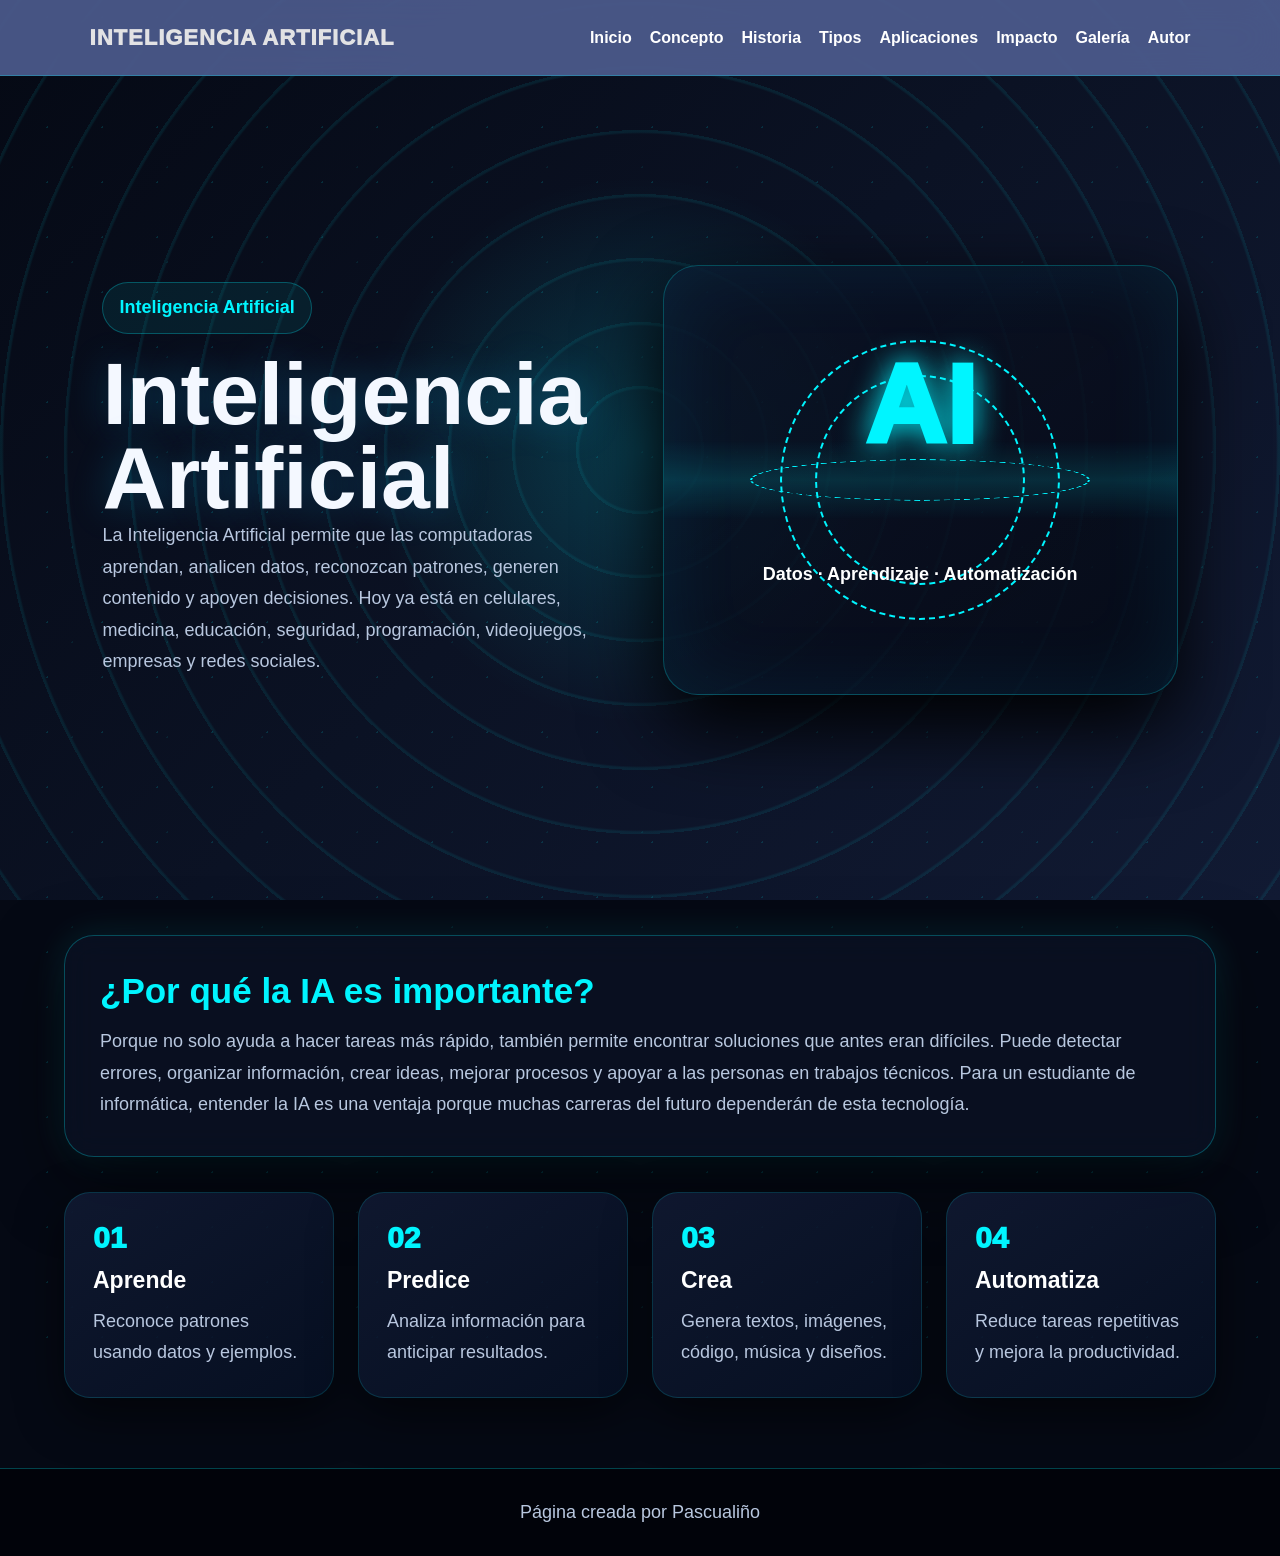
<file: index.html>
<!DOCTYPE html>
<html lang="es">
<head>
  <meta charset="UTF-8">
  <meta name="viewport" content="width=device-width, initial-scale=1.0">
  <title>Inicio | Erick</title>
  <link rel="stylesheet" href="estilos.css">
<link rel="shortcut icon" href="agua.jpeg" type="image/jpeg" />

</head>
<body>
<div class="stars"></div>

<nav class="nav">
  <a class="brand" href="index.html">INTELIGENCIA ARTIFICIAL</a>
  <input type="checkbox" id="menu">
  <label for="menu" class="hamb">☰</label>
  <div class="links">
    <a href="index.html">Inicio</a>
    <a href="concepto.html">Concepto</a>
    <a href="historia.html">Historia</a>
    <a href="tipos.html">Tipos</a>
    <a href="aplicaciones.html">Aplicaciones</a>
    <a href="impacto.html">Impacto</a>
    <a href="galeria.html">Galería</a>
    <a href="autor.html">Autor</a>
  </div>
</nav>

<header class="hero">
  <section class="hero-text reveal">
    <p class="tag">Inteligencia Artificial</p>

    
    <h1> Inteligencia Artificial</h1>

    <p class="lead">
      La Inteligencia Artificial permite que las computadoras aprendan, analicen datos,
      reconozcan patrones, generen contenido y apoyen decisiones. Hoy ya está en celulares,
      medicina, educación, seguridad, programación, videojuegos, empresas y redes sociales.
    </p>
  </section>

  <section class="holo reveal">
    <div class="orbit orbit1"></div>
    <div class="orbit orbit2"></div>
    <div class="orbit orbit3"></div>
    <div class="core">AI</div>
    <div class="scan"></div>
    <p>Datos · Aprendizaje · Automatización</p>
  </section>
</header>

<main class="wrap">
  <section class="glass reveal">
    <h2>¿Por qué la IA es importante?</h2>
    <p>
      Porque no solo ayuda a hacer tareas más rápido, también permite encontrar soluciones
      que antes eran difíciles. Puede detectar errores, organizar información, crear ideas,
      mejorar procesos y apoyar a las personas en trabajos técnicos. Para un estudiante de
      informática, entender la IA es una ventaja porque muchas carreras del futuro dependerán
      de esta tecnología.
    </p>
  </section>

  <section class="stats reveal">
    <article><b>01</b><h3>Aprende</h3><p>Reconoce patrones usando datos y ejemplos.</p></article>
    <article><b>02</b><h3>Predice</h3><p>Analiza información para anticipar resultados.</p></article>
    <article><b>03</b><h3>Crea</h3><p>Genera textos, imágenes, código, música y diseños.</p></article>
    <article><b>04</b><h3>Automatiza</h3><p>Reduce tareas repetitivas y mejora la productividad.</p></article>
  </section>
</main>

<footer><p>Página creada por Pascualiño</p></footer>
</body>
</html>
</file>
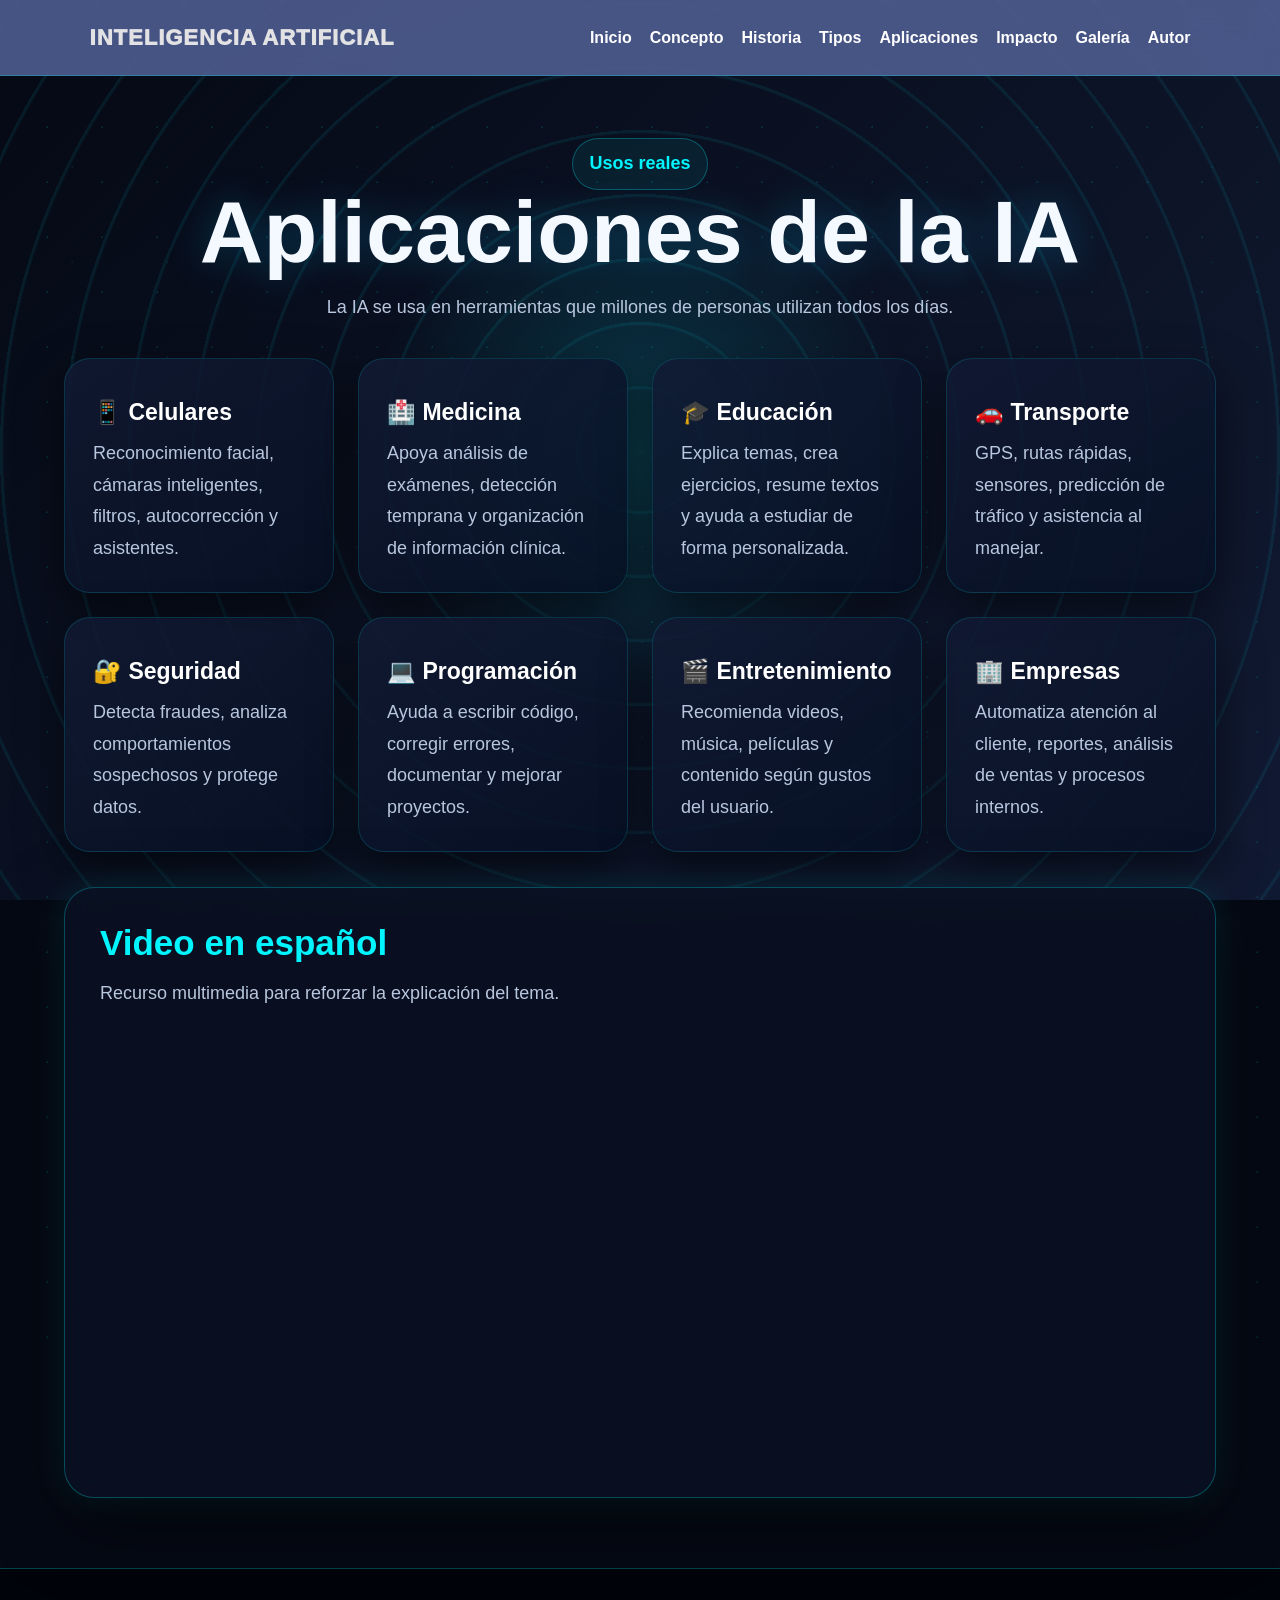
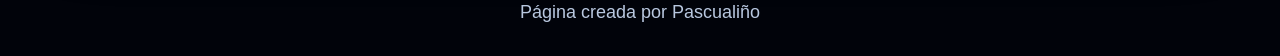
<file: aplicaciones.html>
<!DOCTYPE html>
<html lang="es">
<head>
  <meta charset="UTF-8">
  <meta name="viewport" content="width=device-width, initial-scale=1.0">
  <title>Aplicaciones | Erick</title>
  <link rel="stylesheet" href="estilos.css">
  <link rel="shortcut icon" href="agua.jpeg" type="image/jpeg" />
</head>
<body>
<div class="stars"></div>

<nav class="nav">
  <a class="brand" href="index.html">INTELIGENCIA ARTIFICIAL</a>
  <input type="checkbox" id="menu">
  <label for="menu" class="hamb">☰</label>
  <div class="links">
    <a href="index.html">Inicio</a>
    <a href="concepto.html">Concepto</a>
    <a href="historia.html">Historia</a>
    <a href="tipos.html">Tipos</a>
    <a href="aplicaciones.html">Aplicaciones</a>
    <a href="impacto.html">Impacto</a>
    <a href="galeria.html">Galería</a>
    <a href="autor.html">Autor</a>
  </div>
</nav>

<main class="page wrap">
  <section class="page-title reveal">
    <p class="tag">Usos reales</p>
    <h1>Aplicaciones de la IA</h1>
    <p>La IA se usa en herramientas que millones de personas utilizan todos los días.</p>
  </section>

  <section class="app-grid reveal">
    <article><h3>📱 Celulares</h3><p>Reconocimiento facial, cámaras inteligentes, filtros, autocorrección y asistentes.</p></article>
    <article><h3>🏥 Medicina</h3><p>Apoya análisis de exámenes, detección temprana y organización de información clínica.</p></article>
    <article><h3>🎓 Educación</h3><p>Explica temas, crea ejercicios, resume textos y ayuda a estudiar de forma personalizada.</p></article>
    <article><h3>🚗 Transporte</h3><p>GPS, rutas rápidas, sensores, predicción de tráfico y asistencia al manejar.</p></article>
    <article><h3>🔐 Seguridad</h3><p>Detecta fraudes, analiza comportamientos sospechosos y protege datos.</p></article>
    <article><h3>💻 Programación</h3><p>Ayuda a escribir código, corregir errores, documentar y mejorar proyectos.</p></article>
    <article><h3>🎬 Entretenimiento</h3><p>Recomienda videos, música, películas y contenido según gustos del usuario.</p></article>
    <article><h3>🏢 Empresas</h3><p>Automatiza atención al cliente, reportes, análisis de ventas y procesos internos.</p></article>
  </section>

  <section class="glass reveal">
    <h2>Video en español</h2>
    <p>Recurso multimedia para reforzar la explicación del tema.</p>
    <iframe src="https://www.youtube.com/embed/_tA5cinv0U8" allowfullscreen></iframe>
  </section>
</main>

<footer><p>Página creada por Pascualiño</p></footer>
</body>
</html>
</file>
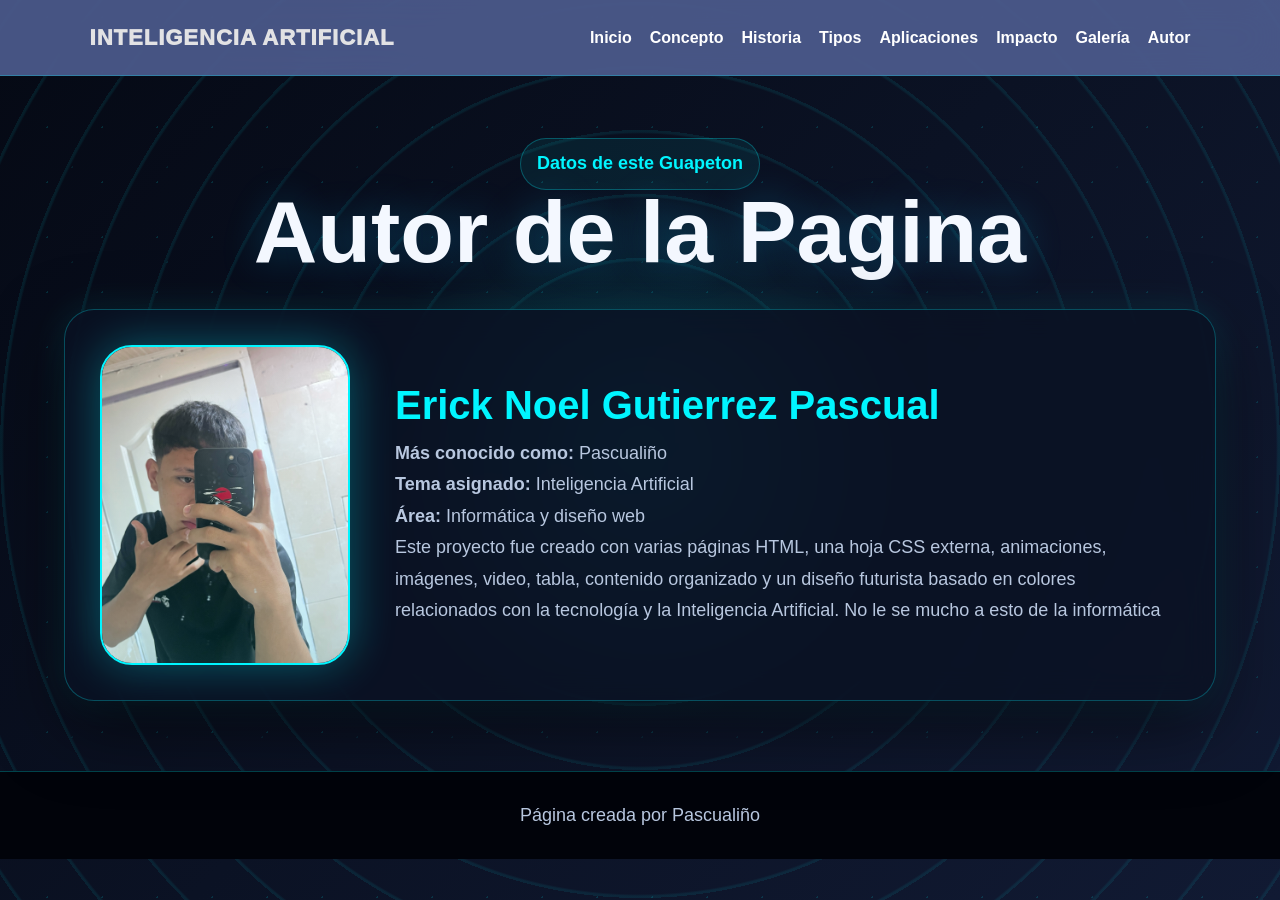
<file: autor.html>
<!DOCTYPE html>
<html lang="es">
<head>
  <meta charset="UTF-8">
  <meta name="viewport" content="width=device-width, initial-scale=1.0">
  <title>Autor | Erick</title>
  <link rel="stylesheet" href="estilos.css">
  <link rel="shortcut icon" href="agua.jpeg" type="image/jpeg" />
</head>
<body>
<div class="stars"></div>

<nav class="nav">
  <a class="brand" href="index.html">INTELIGENCIA ARTIFICIAL</a>
  <input type="checkbox" id="menu">
  <label for="menu" class="hamb">☰</label>
  <div class="links">
    <a href="index.html">Inicio</a>
    <a href="concepto.html">Concepto</a>
    <a href="historia.html">Historia</a>
    <a href="tipos.html">Tipos</a>
    <a href="aplicaciones.html">Aplicaciones</a>
    <a href="impacto.html">Impacto</a>
    <a href="galeria.html">Galería</a>
    <a href="autor.html">Autor</a>
  </div>
</nav>

<main class="page wrap">
  <section class="page-title reveal">
    <p class="tag">Datos de este Guapeton</p>
    <h1>Autor de la Pagina </h1>
  </section>

  <section class="profile glass reveal">
    <div class="photo-card">
      <img src="foto-erick.jpg" alt="Foto de Erick Noel Pascual">
    </div>
    <div>
      <h2>Erick Noel Gutierrez  Pascual</h2>
      <p><b>Más conocido como:</b> Pascualiño</p>
      <p><b>Tema asignado:</b> Inteligencia Artificial</p>
      <p><b>Área:</b> Informática y diseño web</p>
      <p>
        Este proyecto fue creado con varias páginas HTML, una hoja CSS externa,
        animaciones, imágenes, video, tabla, contenido organizado y un diseño futurista
        basado en colores relacionados con la tecnología y la Inteligencia Artificial. No le se mucho a esto de la informática
      </p>
    </div>
  </section>
</main>

<footer><p>Página creada por Pascualiño</p></footer>
</body>
</html>
</file>
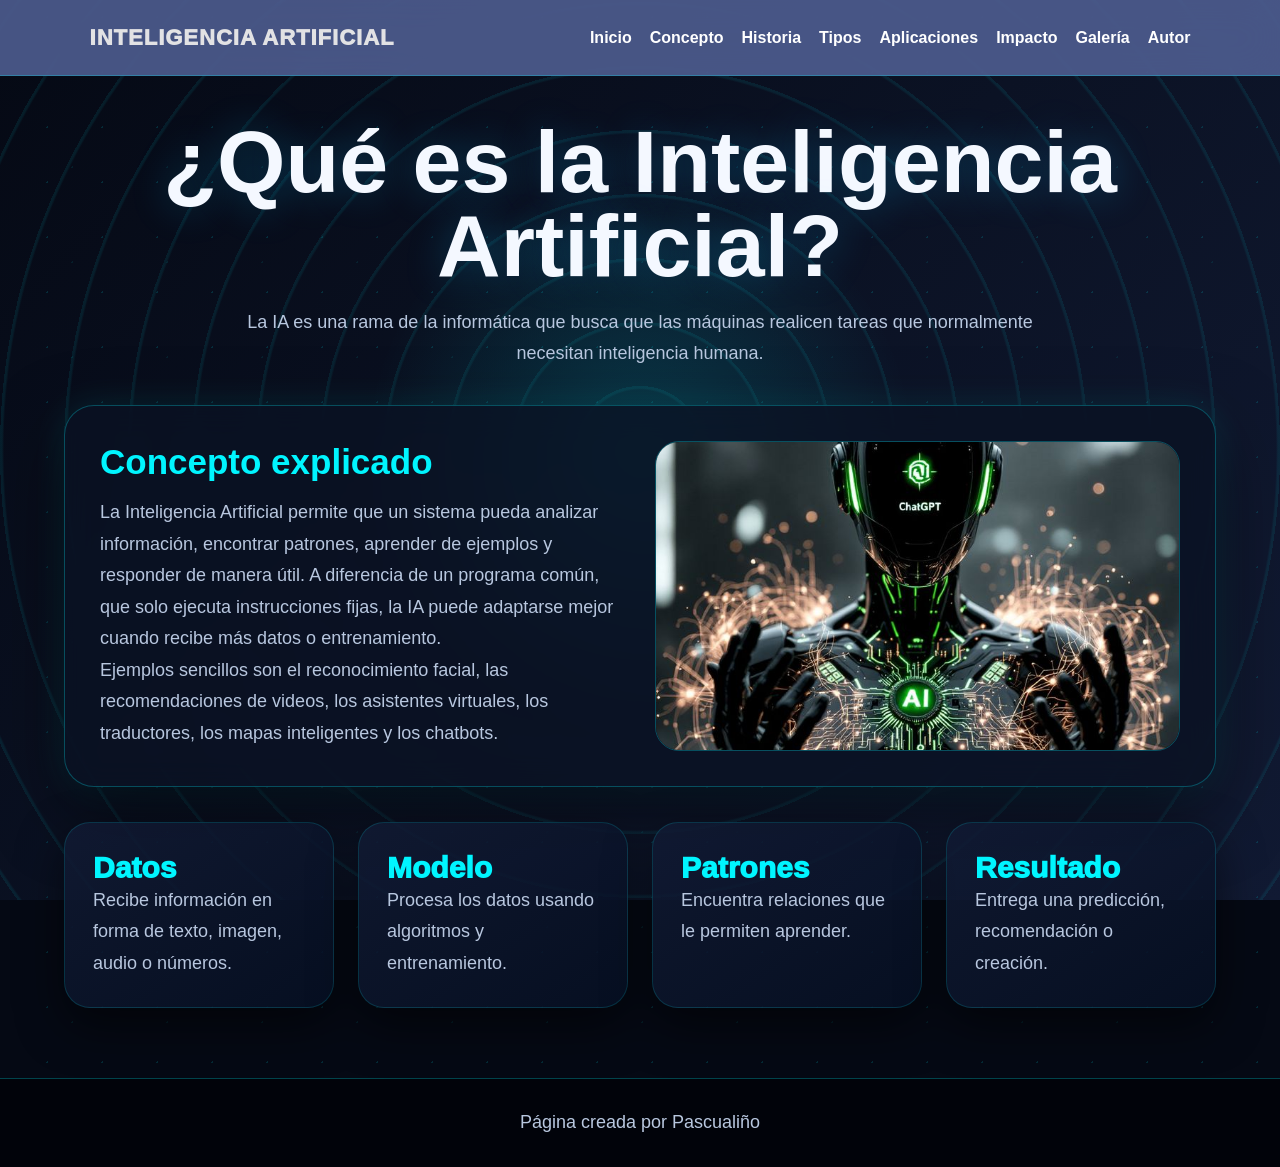
<file: concepto.html>
<!DOCTYPE html>
<html lang="es">
<head>
  <meta charset="UTF-8">
  <meta name="viewport" content="width=device-width, initial-scale=1.0">
  <title>Concepto | Erick</title>
  <link rel="stylesheet" href="estilos.css">
  <link rel="shortcut icon" href="agua.jpeg" type="image/jpeg" />
</head>
<body>
<div class="stars"></div>

<nav class="nav">
  <a class="brand" href="index.html">INTELIGENCIA ARTIFICIAL</a>
  <input type="checkbox" id="menu">
  <label for="menu" class="hamb">☰</label>
  <div class="links">
    <a href="index.html">Inicio</a>
    <a href="concepto.html">Concepto</a>
    <a href="historia.html">Historia</a>
    <a href="tipos.html">Tipos</a>
    <a href="aplicaciones.html">Aplicaciones</a>
    <a href="impacto.html">Impacto</a>
    <a href="galeria.html">Galería</a>
    <a href="autor.html">Autor</a>
  </div>
</nav>

<main class="page wrap">
  <section class="page-title reveal">
    
    <h1>¿Qué es la Inteligencia Artificial?</h1>
    <p>
      La IA es una rama de la informática que busca que las máquinas realicen tareas
      que normalmente necesitan inteligencia humana.
    </p>
  </section>

  <section class="two glass reveal">
    <div>
      <h2>Concepto explicado</h2>
      <p>
        La Inteligencia Artificial permite que un sistema pueda analizar información,
        encontrar patrones, aprender de ejemplos y responder de manera útil. A diferencia
        de un programa común, que solo ejecuta instrucciones fijas, la IA puede adaptarse
        mejor cuando recibe más datos o entrenamiento.
      </p>
      <p>
        Ejemplos sencillos son el reconocimiento facial, las recomendaciones de videos,
        los asistentes virtuales, los traductores, los mapas inteligentes y los chatbots.
      </p>
    </div>
    <img src="chat.jpg">
  </section>

  <section class="process reveal">
    <div><span>Datos</span><p>Recibe información en forma de texto, imagen, audio o números.</p></div>
    <div><span>Modelo</span><p>Procesa los datos usando algoritmos y entrenamiento.</p></div>
    <div><span>Patrones</span><p>Encuentra relaciones que le permiten aprender.</p></div>
    <div><span>Resultado</span><p>Entrega una predicción, recomendación o creación.</p></div>
  </section>
</main>

<footer><p>Página creada por Pascualiño</p></footer>
</body>
</html>
</file>
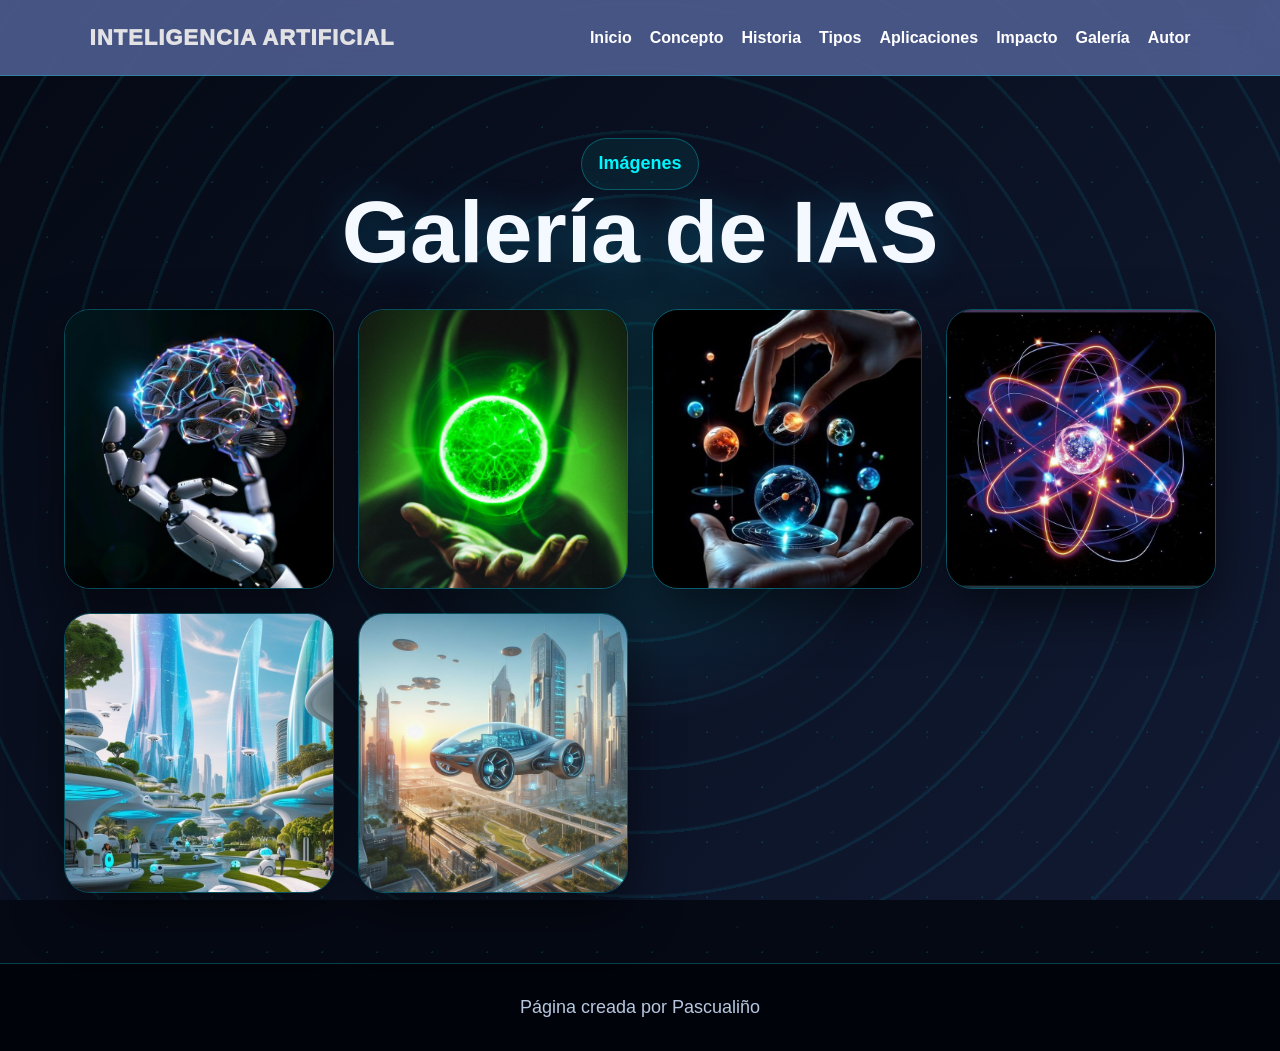
<file: galeria.html>
<!DOCTYPE html>
<html lang="es">
<head>
  <meta charset="UTF-8">
  <meta name="viewport" content="width=device-width, initial-scale=1.0">
  <title>Galería | Erick</title>
  <link rel="stylesheet" href="estilos.css">
  <link rel="shortcut icon" href="agua.jpeg" type="image/jpeg" />
</head>
<body>
<div class="stars"></div>

<nav class="nav">
  <a class="brand" href="index.html">INTELIGENCIA ARTIFICIAL</a>
  <input type="checkbox" id="menu">
  <label for="menu" class="hamb">☰</label>
  <div class="links">
    <a href="index.html">Inicio</a>
    <a href="concepto.html">Concepto</a>
    <a href="historia.html">Historia</a>
    <a href="tipos.html">Tipos</a>
    <a href="aplicaciones.html">Aplicaciones</a>
    <a href="impacto.html">Impacto</a>
    <a href="galeria.html">Galería</a>
    <a href="autor.html">Autor</a>
  </div>
</nav>

<main class="page wrap">
  <section class="page-title reveal">
    <p class="tag">Imágenes</p>
    <h1>Galería de IAS</h1>
    <p></p>
  </section>

  <section class="gallery reveal">
    <img src="ia.jpg">
    <img src="gemeni.jpg">
    <img src="cloud.jpg">
    <img src="ima.jpg">
    <img src="calidad.jpg">
    <img src="gt.jpg">
  </section>
</main>

<footer><p>Página creada por Pascualiño</p></footer>
</body>
</html>
</file>
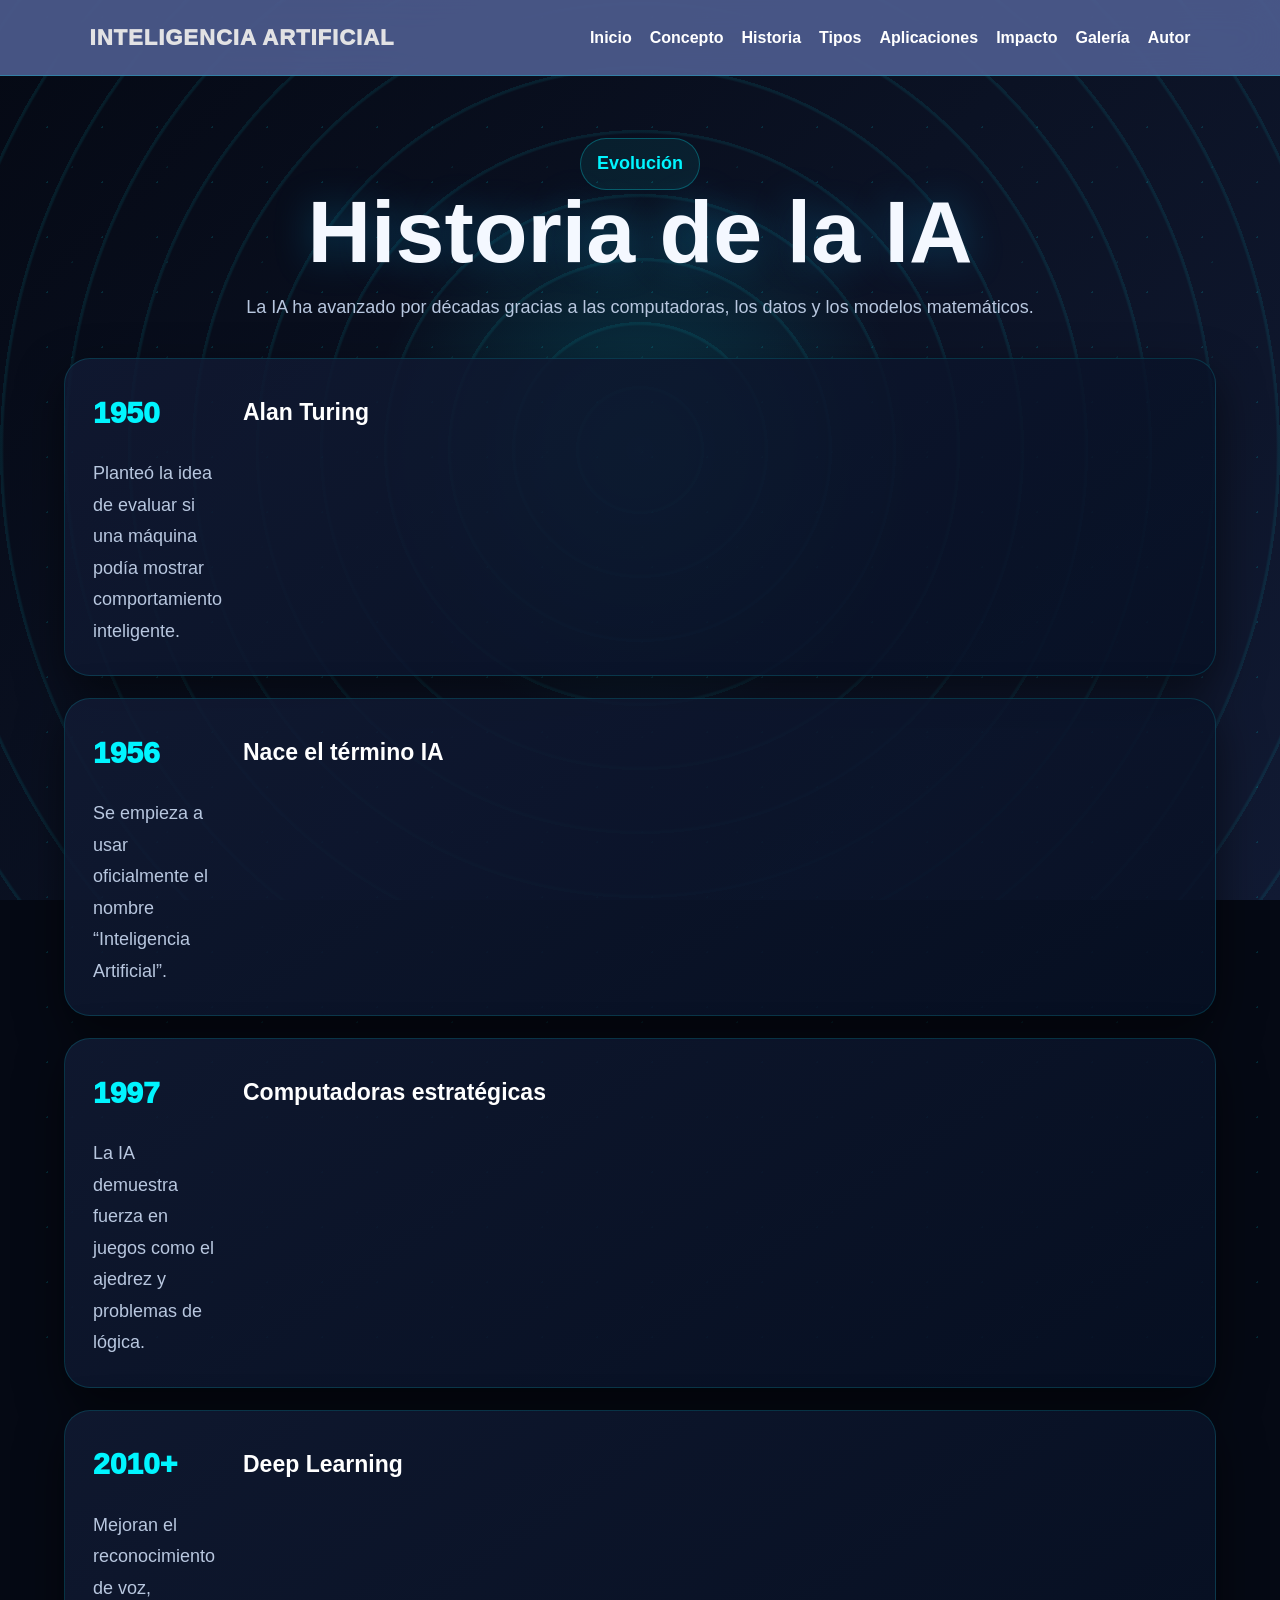
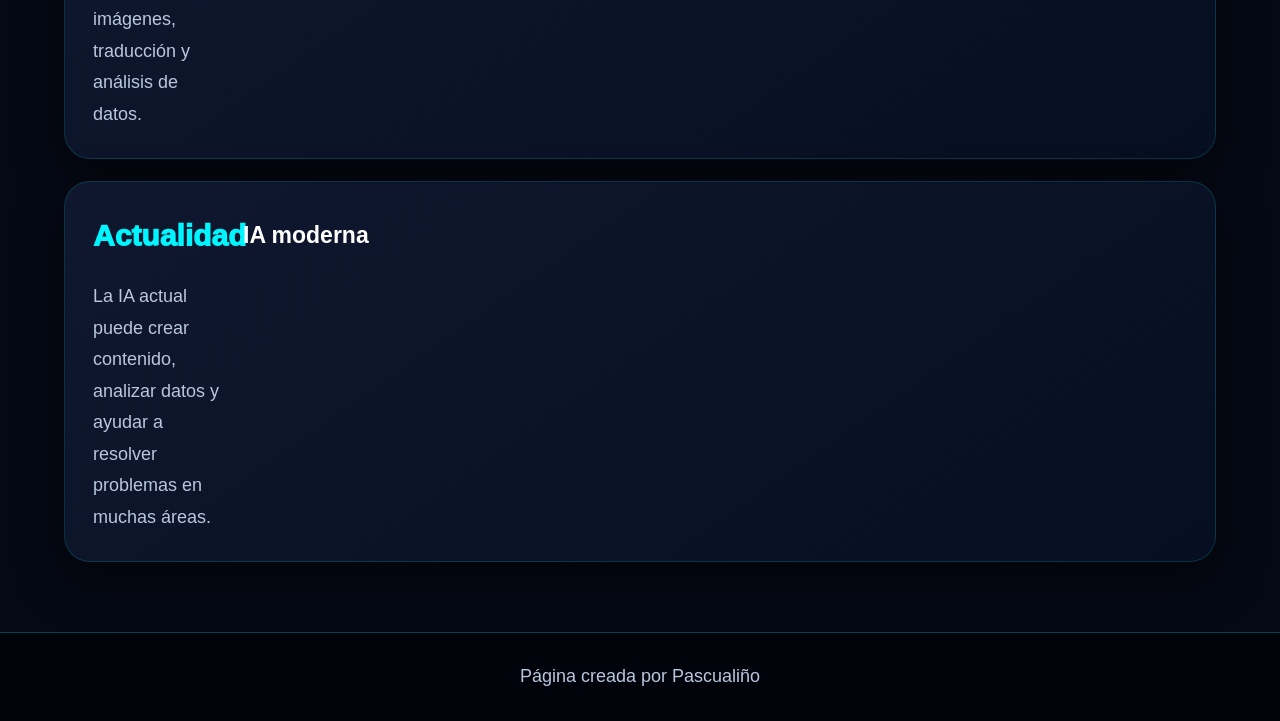
<file: historia.html>
<!DOCTYPE html>
<html lang="es">
<head>
  <meta charset="UTF-8">
  <meta name="viewport" content="width=device-width, initial-scale=1.0">
  <title>Historia | Erick</title>
  <link rel="stylesheet" href="estilos.css">
  <link rel="shortcut icon" href="agua.jpeg" type="image/jpeg" />
</head>
<body>
<div class="stars"></div>

<nav class="nav">
  <a class="brand" href="index.html">INTELIGENCIA ARTIFICIAL</a>
  <input type="checkbox" id="menu">
  <label for="menu" class="hamb">☰</label>
  <div class="links">
    <a href="index.html">Inicio</a>
    <a href="concepto.html">Concepto</a>
    <a href="historia.html">Historia</a>
    <a href="tipos.html">Tipos</a>
    <a href="aplicaciones.html">Aplicaciones</a>
    <a href="impacto.html">Impacto</a>
    <a href="galeria.html">Galería</a>
    <a href="autor.html">Autor</a>
  </div>
</nav>

<main class="page wrap">
  <section class="page-title reveal">
    <p class="tag">Evolución</p>
    <h1>Historia de la IA</h1>
    <p>La IA ha avanzado por décadas gracias a las computadoras, los datos y los modelos matemáticos.</p>
  </section>

  <section class="timeline reveal">
    <article><span>1950</span><h3>Alan Turing</h3><p>Planteó la idea de evaluar si una máquina podía mostrar comportamiento inteligente.</p></article>
    <article><span>1956</span><h3>Nace el término IA</h3><p>Se empieza a usar oficialmente el nombre “Inteligencia Artificial”.</p></article>
    <article><span>1997</span><h3>Computadoras estratégicas</h3><p>La IA demuestra fuerza en juegos como el ajedrez y problemas de lógica.</p></article>
    <article><span>2010+</span><h3>Deep Learning</h3><p>Mejoran el reconocimiento de voz, imágenes, traducción y análisis de datos.</p></article>
    <article><span>Actualidad</span><h3>IA moderna</h3><p>La IA actual puede crear contenido, analizar datos y ayudar a resolver problemas en muchas áreas.</p></article>
  </section>
</main>

<footer><p>Página creada por Pascualiño</p></footer>
</body>
</html>
</file>
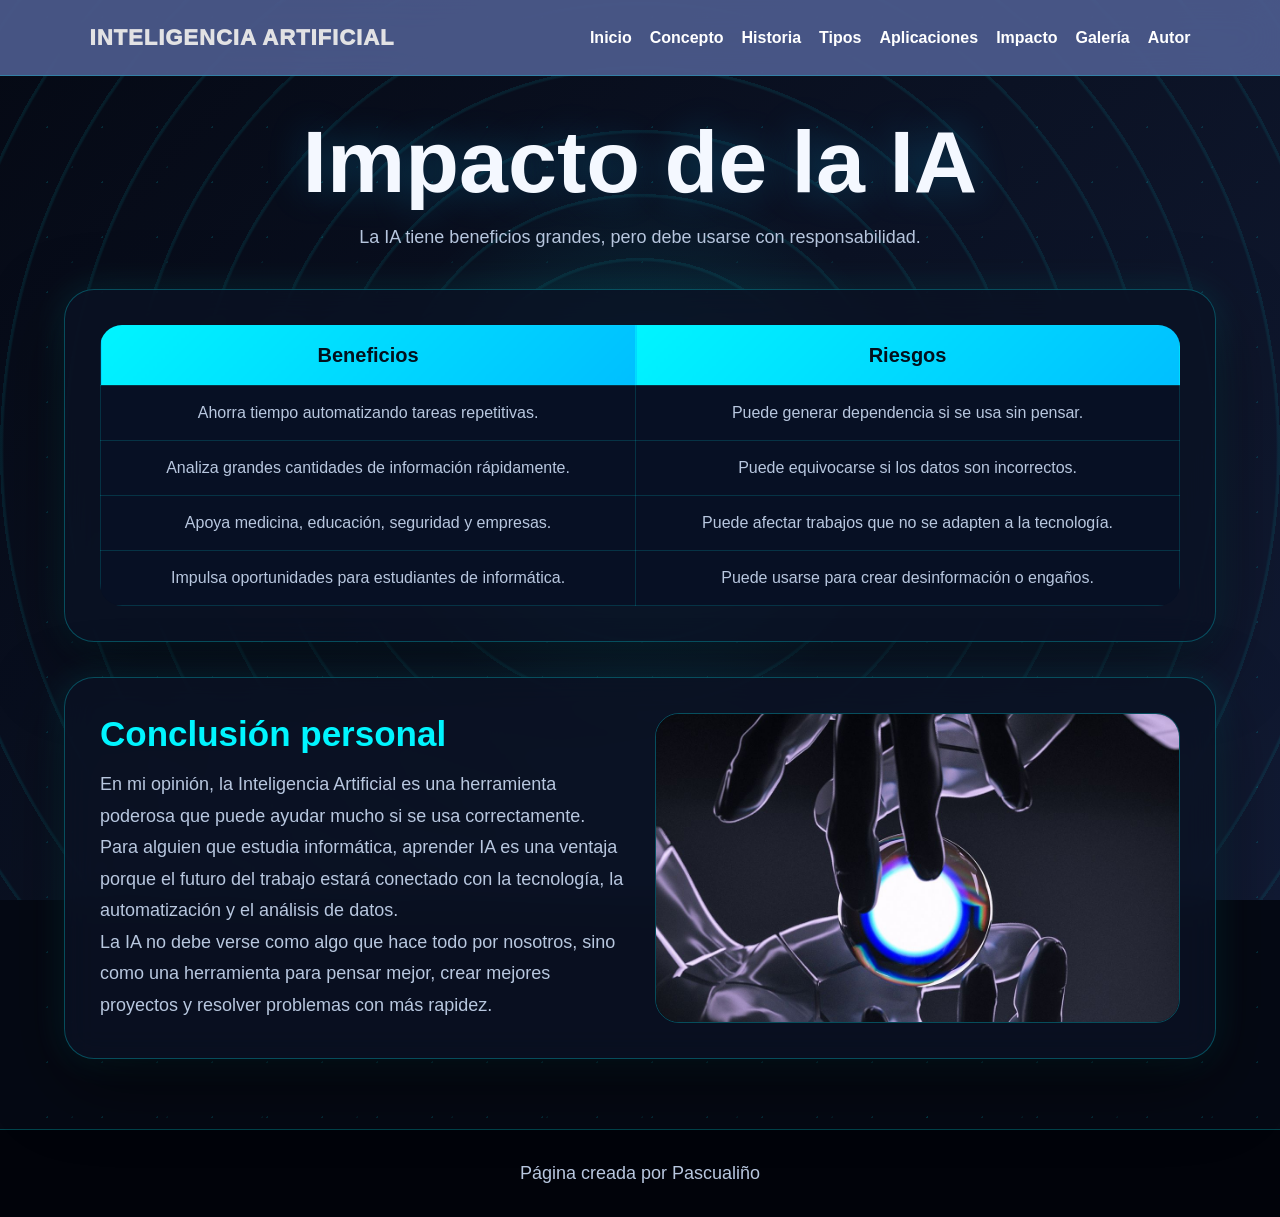
<file: impacto.html>
<!DOCTYPE html>
<html lang="es">
<head>
  <meta charset="UTF-8">
  <meta name="viewport" content="width=device-width, initial-scale=1.0">
  <title>Impacto | Erick</title>
  <link rel="stylesheet" href="estilos.css">
  <link rel="shortcut icon" href="agua.jpeg" type="image/jpeg" />
</head>
<body>
<div class="stars"></div>

<nav class="nav">
  <a class="brand" href="index.html">INTELIGENCIA ARTIFICIAL</a>
  <input type="checkbox" id="menu">
  <label for="menu" class="hamb">☰</label>
  <div class="links">
    <a href="index.html">Inicio</a>
    <a href="concepto.html">Concepto</a>
    <a href="historia.html">Historia</a>
    <a href="tipos.html">Tipos</a>
    <a href="aplicaciones.html">Aplicaciones</a>
    <a href="impacto.html">Impacto</a>
    <a href="galeria.html">Galería</a>
    <a href="autor.html">Autor</a>
  </div>
</nav>

<main class="page wrap">
  <section class="page-title reveal">
    
    <h1>Impacto de la IA</h1>
    <p>La IA tiene beneficios grandes, pero debe usarse con responsabilidad.</p>
  </section>

  <section class="table-box glass reveal">
    <table>
      <tr><th>Beneficios</th><th>Riesgos</th></tr>
      <tr><td>Ahorra tiempo automatizando tareas repetitivas.</td><td>Puede generar dependencia si se usa sin pensar.</td></tr>
      <tr><td>Analiza grandes cantidades de información rápidamente.</td><td>Puede equivocarse si los datos son incorrectos.</td></tr>
      <tr><td>Apoya medicina, educación, seguridad y empresas.</td><td>Puede afectar trabajos que no se adapten a la tecnología.</td></tr>
      <tr><td>Impulsa oportunidades para estudiantes de informática.</td><td>Puede usarse para crear desinformación o engaños.</td></tr>
    </table>
  </section>

  <section class="two glass reveal">
    <div>
      <h2>Conclusión personal</h2>
      <p>
        En mi opinión, la Inteligencia Artificial es una herramienta poderosa que puede ayudar
        mucho si se usa correctamente. Para alguien que estudia informática, aprender IA es una
        ventaja porque el futuro del trabajo estará conectado con la tecnología, la automatización
        y el análisis de datos.
      </p>
      <p>
        La IA no debe verse como algo que hace todo por nosotros, sino como una herramienta para
        pensar mejor, crear mejores proyectos y resolver problemas con más rapidez.
      </p>
    </div>
    <img src="img.jpg">
  </section>
</main>

<footer><p>Página creada por Pascualiño</p></footer>
</body>
</html>
</file>
<file: estilos.css>
* {
    margin:0;
    padding:0;
    box-sizing:border-box;
    font-family:Segoe UI,Arial,sans-serif
}

:root {
    --bg:#050914;
    --panel:#0b1224cc;
    --panel2:#111a33;
    --text:#f4f8ff;
    --muted:#b8c7df;
    --blue:#00bfff;
    --cyan:#00f5ff;
    --violet:#7b61ff;
    --silver:#c0c7d1;
    --line:#00f5ff45;
}

body {
    background:var(--bg);
    color:var(--text);
    overflow-x:hidden
}

body:before{
    content:"";
    position:fixed;
    inset:0;
    z-index:-4;

    background:
    radial-gradient(circle at center,
    rgba(0,245,255,.18),
    transparent 35%),

    repeating-radial-gradient(
        circle at center,
        transparent 0,
        transparent 60px,
        rgba(0,245,255,.08) 62px,
        rgba(0,245,255,.08) 64px
    ),

    linear-gradient(
        135deg,
        #050914,
        #0b1224,
        #111a33
    );
}

.stars:before,.stars:after {
    content:"";
    position:fixed;
    inset:-50%;
    z-index:-3;
    background-image:radial-gradient(#00f5ff 1px,transparent 1px);
    background-size:55px 55px;
    opacity:.14;
    animation:move 22s linear infinite;
}

.stars:after {
    background-size:95px 95px;
    opacity:.08;
    animation-duration:38s
}

@keyframes move {
    to {
        transform:translate(150px,150px)
    }
}

.nav {
    position:fixed;
    top:0;
    left:0;
    width:100%;
    height:76px;
    z-index:50;
    display:flex;
    justify-content:space-between;
    align-items:center;
    padding:0 7%;
    background:#536398d8;
    border-bottom:1px solid var(--line);
    backdrop-filter:blur(18px)
}
  

.brand {
    color:rgb(226, 226, 228);
    text-decoration:none;
    font-size:22px;
    font-weight:1000;
    letter-spacing:1px
}

.brand span {
    color:var(--cyan);
    text-shadow:0 0 18px var(--cyan)
}

.hex {
    display:inline-block;
    animation:pulse 2s infinite
}

.links {
    display:flex;
    gap:18px
}

.links a {
    color:white;
    text-decoration:none;
    font-weight:800;
    position:relative
}

.links a:after {
    content:"";
    position:absolute;
    left:0;
    bottom:-8px;
    width:0;
    height:3px;
    background:linear-gradient(90deg,var(--cyan),var(--violet));
    box-shadow:0 0 14px var(--cyan);
    transition:.3s
}

.links a:hover:after {
    width:100%
}

#menu,.hamb {
    display:none
}

.hero {
    min-height:100vh;
    padding:120px 8% 60px;
    display:grid;
    grid-template-columns:1fr 1fr;
    gap:45px;
    align-items:center
}

.tag {
    display:inline-block;
    color:var(--cyan);
    border:1px solid var(--line);
    background:#00f5ff12;
    padding:9px 16px;
    border-radius:999px;
    font-weight:900;
    margin-bottom:18px
}

h1 {
    font-size:clamp(45px,7vw,88px);
    line-height:.96;
    text-shadow:0 0 38px #00bfff45
}

h2 {
    font-size:35px;
    color:var(--cyan);
    margin-bottom:15px
}

.lead,p {
    color:var(--muted);
    line-height:1.75;
    font-size:18px
}

.buttons {
    margin-top:32px;
    display:flex;
    gap:15px;
    flex-wrap:wrap
}

.btn {
    padding:15px 28px;
    border-radius:999px;
    text-decoration:none;
    font-weight:900;
    transition:.3s
}

.main {
    background:linear-gradient(135deg,var(--cyan),var(--blue));
    color:#03101d;
    box-shadow:0 0 30px #00f5ff70
}

.second {
    border:1px solid var(--line);
    color:white;
    background:#00f5ff10
}

.btn:hover {
    transform:translateY(-6px) scale(1.04)
}

.holo {
    height:430px;
    border:1px solid var(--line);
    border-radius:35px;
    display:grid;
    place-items:center;
    position:relative;
    overflow:hidden;
    background:linear-gradient(145deg,#0b1224dd,#050914cc);
    box-shadow:0 30px 80px #000, inset 0 0 80px #00bfff18
}

.core {
    font-size:112px;
    font-weight:1000;
    color:var(--cyan);
    text-shadow:0 0 30px var(--cyan);
    z-index:2;
    animation:float 3s ease-in-out infinite
}

.holo p {
    z-index:2;
    margin-top:-90px;
    color:white;
    font-weight:800
}

.orbit {
    position:absolute;
    border:2px dashed #00f5ff;
    border-radius:50%;
    animation:spin 8s linear infinite
}

.orbit1 {
    width:280px;
    height:280px
}

.orbit2 {
    width:210px;
    height:210px;
    animation-duration:5s;
    animation-direction:reverse
}

.orbit3 {
    width:340px;
    height:120px;
    transform:rotateX(70deg);
    animation-duration:10s
}

.scan {
    position:absolute;
    width:100%;
    height:80px;
    background:linear-gradient(transparent,#00f5ff22,transparent);
    animation:scan 3s linear infinite
}

@keyframes spin {
    to {
        transform:rotate(360deg)
    }
}

@keyframes float {
    50% {
        transform:translateY(-18px)
    }
}

@keyframes pulse {
    50% {
        transform:scale(1.25)
    }
}

@keyframes scan {
    from {
        top:-80px
    }

    to {
        top:100%
    }
}

.wrap {
    width:min(1180px,90%);
    margin:auto
}

.page {
    padding-top:120px
}

.glass,.wide {
    background:var(--panel);
    border:1px solid var(--line);
    border-radius:30px;
    padding:35px;
    margin:35px 0;
    box-shadow:0 25px 70px #0008,0 0 35px #00f5ff20;
    backdrop-filter:blur(15px)
}

.stats,.cards,.app-grid,.process {
    display:grid;
    grid-template-columns:repeat(auto-fit,minmax(240px,1fr));
    gap:24px;
    margin:35px 0
}

.stats article,.card,.app-grid article,.process div,.timeline article {
    background:linear-gradient(145deg,#111a33dd,#071024dd);
    border:1px solid #00f5ff26;
    border-radius:26px;
    padding:28px;
    transition:.3s;
    box-shadow:0 18px 45px #0008
}

.stats article:hover,.card:hover,.app-grid article:hover,.process div:hover,.timeline article:hover {
    transform:translateY(-10px);
    border-color:var(--cyan);
    box-shadow:0 0 38px #00f5ff40
}

.stats b,.process span,.timeline span {
    color:var(--cyan);
    font-size:30px;
    font-weight:1000
}

h3 {
    font-size:23px;
    margin:12px 0;
    color:white
}

.page-title {
    text-align:center;
    margin-bottom:35px
}

.page-title p {
    max-width:850px;
    margin:18px auto 0
}

.two {
    display:grid;
    grid-template-columns:1fr 1fr;
    gap:30px;
    align-items:center
}

.two img,.card img {
    width:100%;
    height:310px;
    object-fit:cover;
    border-radius:24px;
    border:1px solid var(--line)
}

.card img {
    height:220px;
    margin-bottom:18px
}

.timeline {
    display:grid;
    gap:22px
}

.timeline article {
    display:grid;
    grid-template-columns:130px 1fr;
    gap:20px;
    align-items:center
}

iframe {
    width:100%;
    height:430px;
    border:0;
    border-radius:24px;
    margin-top:18px
}

table {
    width:100%;
    border-collapse:collapse;
    background:#071024;
    border-radius:22px;
    overflow:hidden
}

th,td {
    padding:18px;
    border:1px solid #00f5ff26;
    text-align:center;
    color:var(--muted)
}

th {
    background:linear-gradient(135deg,var(--cyan),var(--blue));
    color:#03101d;
    font-size:20px
}

.gallery {
    display:grid;
    grid-template-columns:repeat(auto-fit,minmax(260px,1fr));
    gap:24px
}

.gallery img {
    width:100%;
    height:280px;
    object-fit:cover;
    border-radius:26px;
    border:1px solid var(--line);
    transition:.3s;
    box-shadow:0 20px 50px #0008
}

.gallery img:hover {
    transform:scale(1.05) rotate(-1deg);
    box-shadow:0 0 40px #00f5ff60
}

.profile {
    display:grid;
    grid-template-columns:260px 1fr;
    gap:35px;
    align-items:center
}

.photo-card {
    width:250px;
    height:320px;
    border-radius:32px;
    overflow:hidden;
    border:2px solid var(--cyan);
    box-shadow:0 0 45px #00f5ff55;
    position:relative
}

.photo-card:after {
    content:"";
    position:absolute;
    inset:0;
    background:linear-gradient(transparent,#00f5ff22)
}

.photo-card img {
    width:100%;
    height:100%;
    object-fit:cover
}

.profile h2 {
    font-size:40px;
    color:var(--cyan);
    margin-bottom:10px
}

.reveal {
    animation:appear .8s ease both
}

@keyframes appear {
    from {
        opacity:0;
        transform:translateY(35px)
    }

    to {
        opacity:1;
        transform:translateY(0)
    }
}

footer {
    margin-top:70px;
    padding:40px 8%;
    background:#01030a;
    border-top:1px solid var(--line);
    color:var(--muted);
    text-align:center
}

footer h3 {
    color:var(--cyan);
    font-size:28px
}

@media(max-width:850px) {
    .hero,.two,.profile {
        grid-template-columns:1fr;
        text-align:center
    }

    .holo {
        height:340px
    }

    .hamb {
        display:block;
        font-size:32px
    }

    .links {
        display:none;
        position:absolute;
        top:76px;
        left:0;
        width:100%;
        background:#050914;
        flex-direction:column;
        align-items:center;
        padding:25px;
        border-bottom:1px solid var(--line)
    }

    #menu:checked~.links {
        display:flex
    }

    .timeline article {
        grid-template-columns:1fr;
        text-align:center
    }

    .photo-card {
        margin:auto
    }
}

/* Ajustes finales solicitados */

.brand .hex {
    display:none!important;
}

footer h3 {
    display:none!important;
}

footer {
    padding:28px 8%!important;
}
</file>
